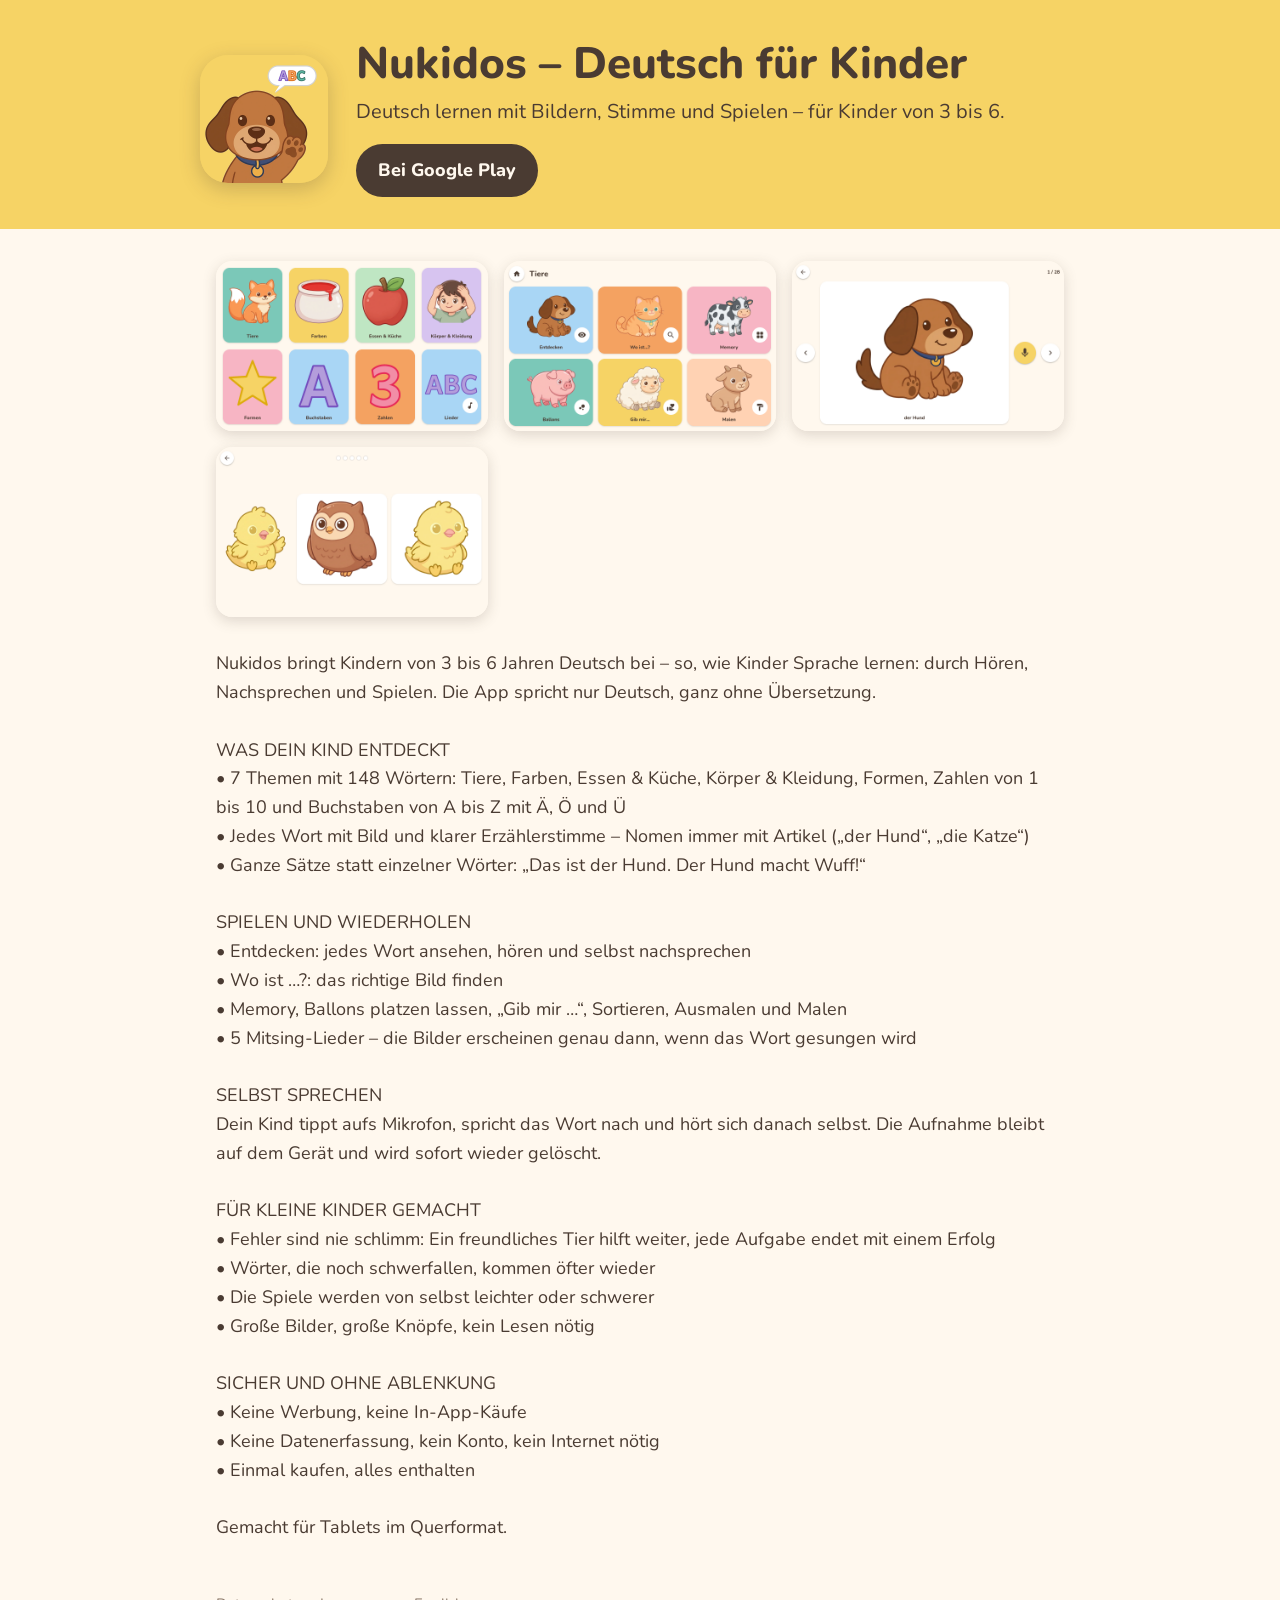
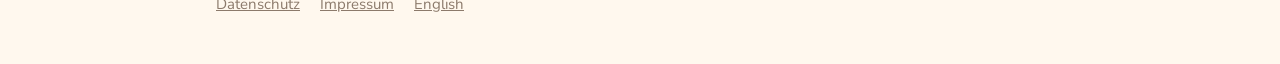
<file: index.html>
<!doctype html>
<html lang="de">
<head>
<meta charset="utf-8">
<meta name="viewport" content="width=device-width, initial-scale=1">
<title>Nukidos – Deutsch für Kinder</title>
<meta name="description" content="Deutsch lernen mit Bildern, Stimme und Spielen – für Kinder von 3 bis 6.">
<link rel="icon" href="icon.png">
<link rel="stylesheet" href="style.css">
</head>
<body>
<header class="hero">
  <div class="inner">
    <img src="icon.png" alt="Nukidos">
    <div>
      <h1>Nukidos – Deutsch für Kinder</h1>
      <p class="tagline">Deutsch lernen mit Bildern, Stimme und Spielen – für Kinder von 3 bis 6.</p>
      <a class="button" href="https://play.google.com/store/apps/details?id=de.bouzekri.nukidos">Bei Google Play</a>
    </div>
  </div>
</header>
<main>
  <div class="shots"><img src="screenshots/1-home.png" alt=""><img src="screenshots/2-tiere.png" alt=""><img src="screenshots/3-entdecken.png" alt=""><img src="screenshots/4-wo-ist.png" alt=""></div>
  <p class="description">Nukidos bringt Kindern von 3 bis 6 Jahren Deutsch bei – so, wie Kinder Sprache lernen: durch Hören, Nachsprechen und Spielen. Die App spricht nur Deutsch, ganz ohne Übersetzung.

WAS DEIN KIND ENTDECKT
• 7 Themen mit 148 Wörtern: Tiere, Farben, Essen &amp; Küche, Körper &amp; Kleidung, Formen, Zahlen von 1 bis 10 und Buchstaben von A bis Z mit Ä, Ö und Ü
• Jedes Wort mit Bild und klarer Erzählerstimme – Nomen immer mit Artikel („der Hund“, „die Katze“)
• Ganze Sätze statt einzelner Wörter: „Das ist der Hund. Der Hund macht Wuff!“

SPIELEN UND WIEDERHOLEN
• Entdecken: jedes Wort ansehen, hören und selbst nachsprechen
• Wo ist …?: das richtige Bild finden
• Memory, Ballons platzen lassen, „Gib mir …“, Sortieren, Ausmalen und Malen
• 5 Mitsing-Lieder – die Bilder erscheinen genau dann, wenn das Wort gesungen wird

SELBST SPRECHEN
Dein Kind tippt aufs Mikrofon, spricht das Wort nach und hört sich danach selbst. Die Aufnahme bleibt auf dem Gerät und wird sofort wieder gelöscht.

FÜR KLEINE KINDER GEMACHT
• Fehler sind nie schlimm: Ein freundliches Tier hilft weiter, jede Aufgabe endet mit einem Erfolg
• Wörter, die noch schwerfallen, kommen öfter wieder
• Die Spiele werden von selbst leichter oder schwerer
• Große Bilder, große Knöpfe, kein Lesen nötig

SICHER UND OHNE ABLENKUNG
• Keine Werbung, keine In-App-Käufe
• Keine Datenerfassung, kein Konto, kein Internet nötig
• Einmal kaufen, alles enthalten

Gemacht für Tablets im Querformat.</p>
</main>
<footer>
  <a href="datenschutz.html">Datenschutz</a>
  <a href="impressum.html">Impressum</a>
  <a href="en/index.html">English</a>
</footer>
</body>
</html>
</file>
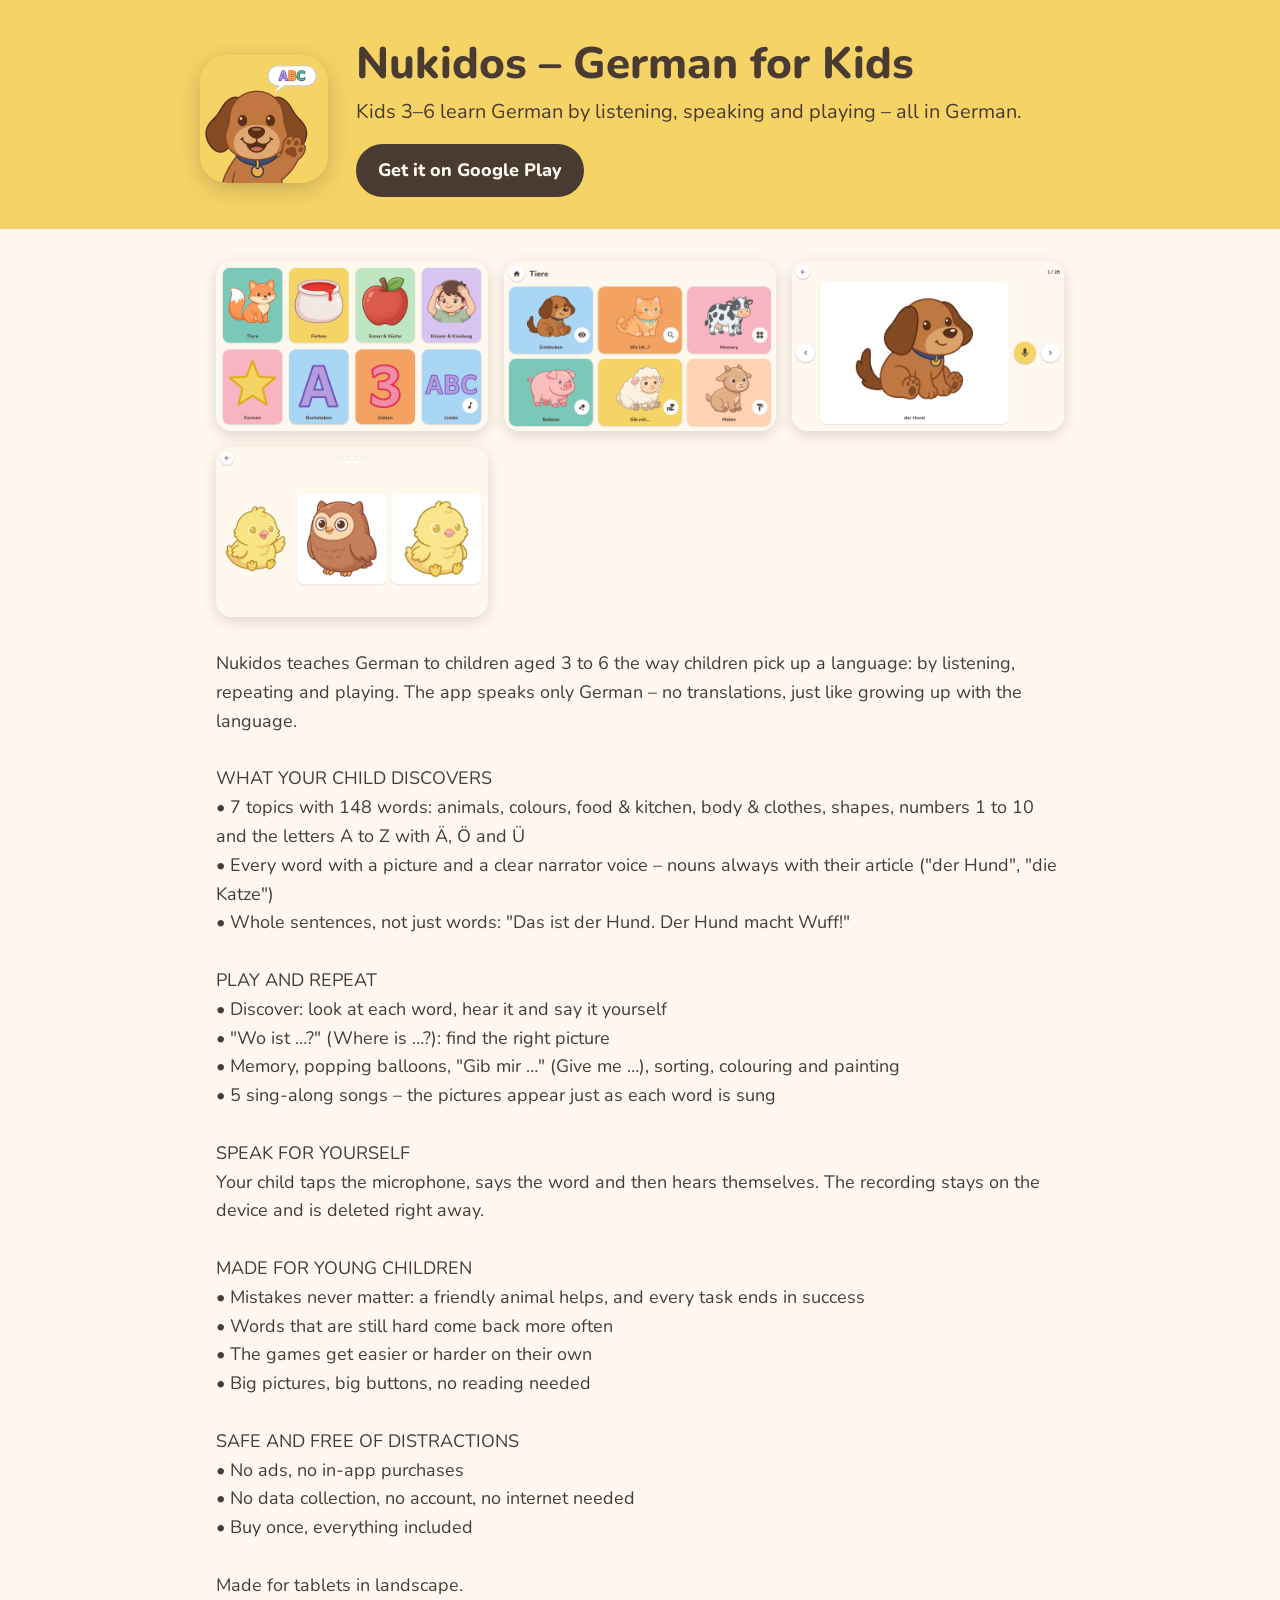
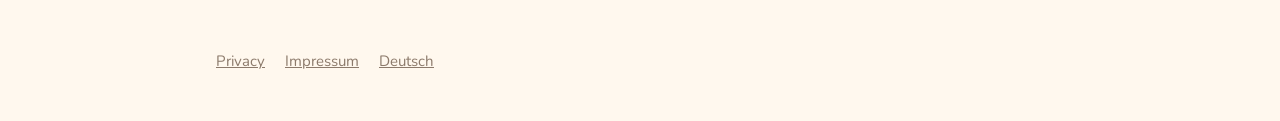
<file: en/index.html>
<!doctype html>
<html lang="en">
<head>
<meta charset="utf-8">
<meta name="viewport" content="width=device-width, initial-scale=1">
<title>Nukidos – German for Kids</title>
<meta name="description" content="Kids 3–6 learn German by listening, speaking and playing – all in German.">
<link rel="icon" href="../icon.png">
<link rel="stylesheet" href="../style.css">
</head>
<body>
<header class="hero">
  <div class="inner">
    <img src="../icon.png" alt="Nukidos">
    <div>
      <h1>Nukidos – German for Kids</h1>
      <p class="tagline">Kids 3–6 learn German by listening, speaking and playing – all in German.</p>
      <a class="button" href="https://play.google.com/store/apps/details?id=de.bouzekri.nukidos">Get it on Google Play</a>
    </div>
  </div>
</header>
<main>
  <div class="shots"><img src="../screenshots/1-home.png" alt=""><img src="../screenshots/2-tiere.png" alt=""><img src="../screenshots/3-entdecken.png" alt=""><img src="../screenshots/4-wo-ist.png" alt=""></div>
  <p class="description">Nukidos teaches German to children aged 3 to 6 the way children pick up a language: by listening, repeating and playing. The app speaks only German – no translations, just like growing up with the language.

WHAT YOUR CHILD DISCOVERS
• 7 topics with 148 words: animals, colours, food &amp; kitchen, body &amp; clothes, shapes, numbers 1 to 10 and the letters A to Z with Ä, Ö and Ü
• Every word with a picture and a clear narrator voice – nouns always with their article (&quot;der Hund&quot;, &quot;die Katze&quot;)
• Whole sentences, not just words: &quot;Das ist der Hund. Der Hund macht Wuff!&quot;

PLAY AND REPEAT
• Discover: look at each word, hear it and say it yourself
• &quot;Wo ist …?&quot; (Where is …?): find the right picture
• Memory, popping balloons, &quot;Gib mir …&quot; (Give me …), sorting, colouring and painting
• 5 sing-along songs – the pictures appear just as each word is sung

SPEAK FOR YOURSELF
Your child taps the microphone, says the word and then hears themselves. The recording stays on the device and is deleted right away.

MADE FOR YOUNG CHILDREN
• Mistakes never matter: a friendly animal helps, and every task ends in success
• Words that are still hard come back more often
• The games get easier or harder on their own
• Big pictures, big buttons, no reading needed

SAFE AND FREE OF DISTRACTIONS
• No ads, no in-app purchases
• No data collection, no account, no internet needed
• Buy once, everything included

Made for tablets in landscape.</p>
</main>
<footer>
  <a href="../en/privacy.html">Privacy</a>
  <a href="../impressum.html">Impressum</a>
  <a href="../index.html">Deutsch</a>
</footer>
</body>
</html>
</file>
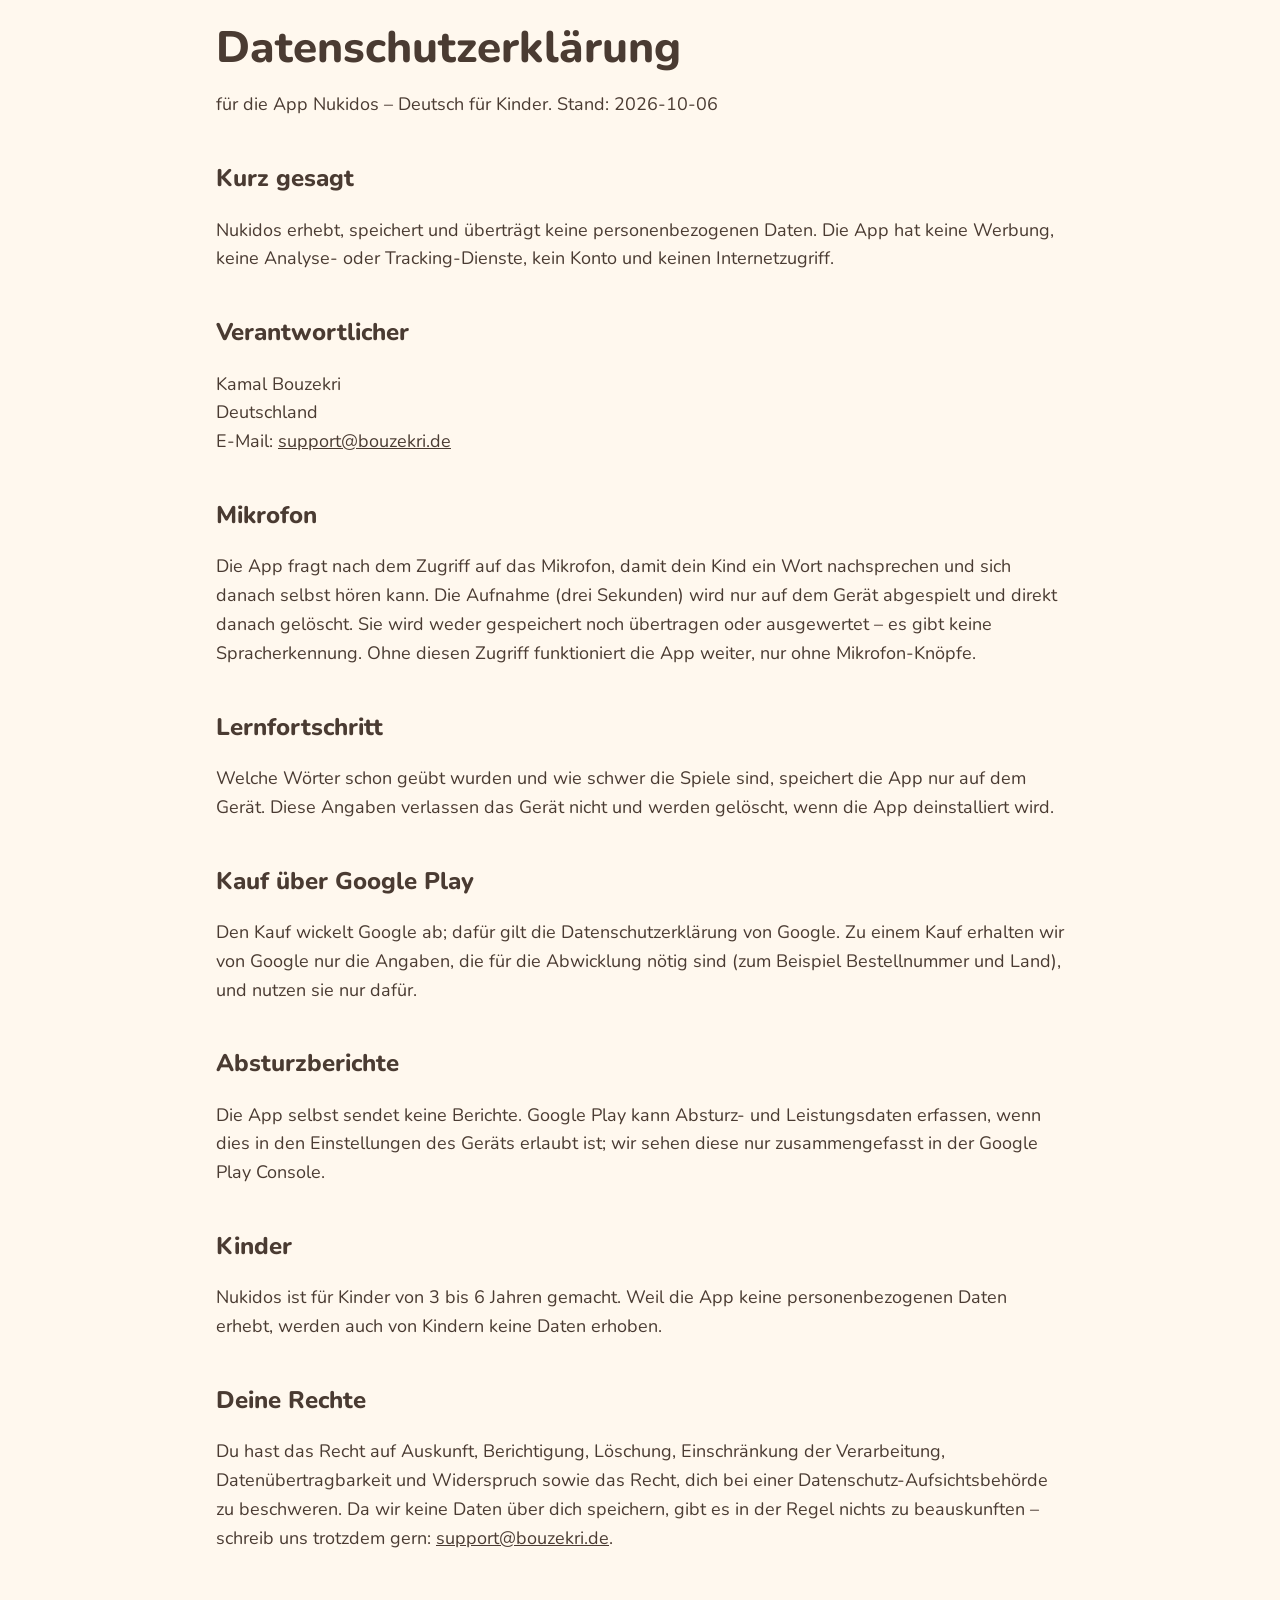
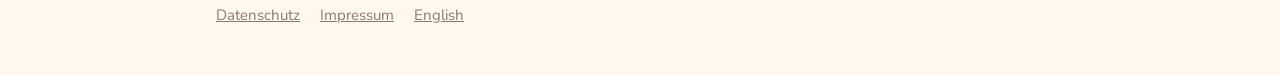
<file: datenschutz.html>
<!doctype html>
<html lang="de">
<head>
<meta charset="utf-8">
<meta name="viewport" content="width=device-width, initial-scale=1">
<title>Datenschutz – Nukidos</title>
<meta name="description" content="Deutsch lernen mit Bildern, Stimme und Spielen – für Kinder von 3 bis 6.">
<link rel="icon" href="icon.png">
<link rel="stylesheet" href="style.css">
</head>
<body>
<main class="legal">
<h1>Datenschutzerklärung</h1>
<p>für die App Nukidos – Deutsch für Kinder. Stand: 2026-10-06</p>

<h2>Kurz gesagt</h2>
<p>Nukidos erhebt, speichert und überträgt keine personenbezogenen Daten. Die App hat keine Werbung,
keine Analyse- oder Tracking-Dienste, kein Konto und keinen Internetzugriff.</p>

<h2>Verantwortlicher</h2>
<p>Kamal Bouzekri<br>Deutschland<br>E-Mail: <a href="mailto:support@bouzekri.de">support@bouzekri.de</a></p>

<h2>Mikrofon</h2>
<p>Die App fragt nach dem Zugriff auf das Mikrofon, damit dein Kind ein Wort nachsprechen und sich
danach selbst hören kann. Die Aufnahme (drei Sekunden) wird nur auf dem Gerät abgespielt und direkt
danach gelöscht. Sie wird weder gespeichert noch übertragen oder ausgewertet – es gibt keine
Spracherkennung. Ohne diesen Zugriff funktioniert die App weiter, nur ohne Mikrofon-Knöpfe.</p>

<h2>Lernfortschritt</h2>
<p>Welche Wörter schon geübt wurden und wie schwer die Spiele sind, speichert die App nur auf dem
Gerät. Diese Angaben verlassen das Gerät nicht und werden gelöscht, wenn die App deinstalliert wird.</p>

<h2>Kauf über Google Play</h2>
<p>Den Kauf wickelt Google ab; dafür gilt die Datenschutzerklärung von Google. Zu einem Kauf erhalten
wir von Google nur die Angaben, die für die Abwicklung nötig sind (zum Beispiel Bestellnummer und
Land), und nutzen sie nur dafür.</p>

<h2>Absturzberichte</h2>
<p>Die App selbst sendet keine Berichte. Google Play kann Absturz- und Leistungsdaten erfassen, wenn
dies in den Einstellungen des Geräts erlaubt ist; wir sehen diese nur zusammengefasst in der Google
Play Console.</p>

<h2>Kinder</h2>
<p>Nukidos ist für Kinder von 3 bis 6 Jahren gemacht. Weil die App keine personenbezogenen Daten
erhebt, werden auch von Kindern keine Daten erhoben.</p>

<h2>Deine Rechte</h2>
<p>Du hast das Recht auf Auskunft, Berichtigung, Löschung, Einschränkung der Verarbeitung,
Datenübertragbarkeit und Widerspruch sowie das Recht, dich bei einer Datenschutz-Aufsichtsbehörde zu
beschweren. Da wir keine Daten über dich speichern, gibt es in der Regel nichts zu beauskunften –
schreib uns trotzdem gern: <a href="mailto:support@bouzekri.de">support@bouzekri.de</a>.</p>
</main>
<footer>
  <a href="datenschutz.html">Datenschutz</a>
  <a href="impressum.html">Impressum</a>
  <a href="en/index.html">English</a>
</footer>
</body>
</html>
</file>
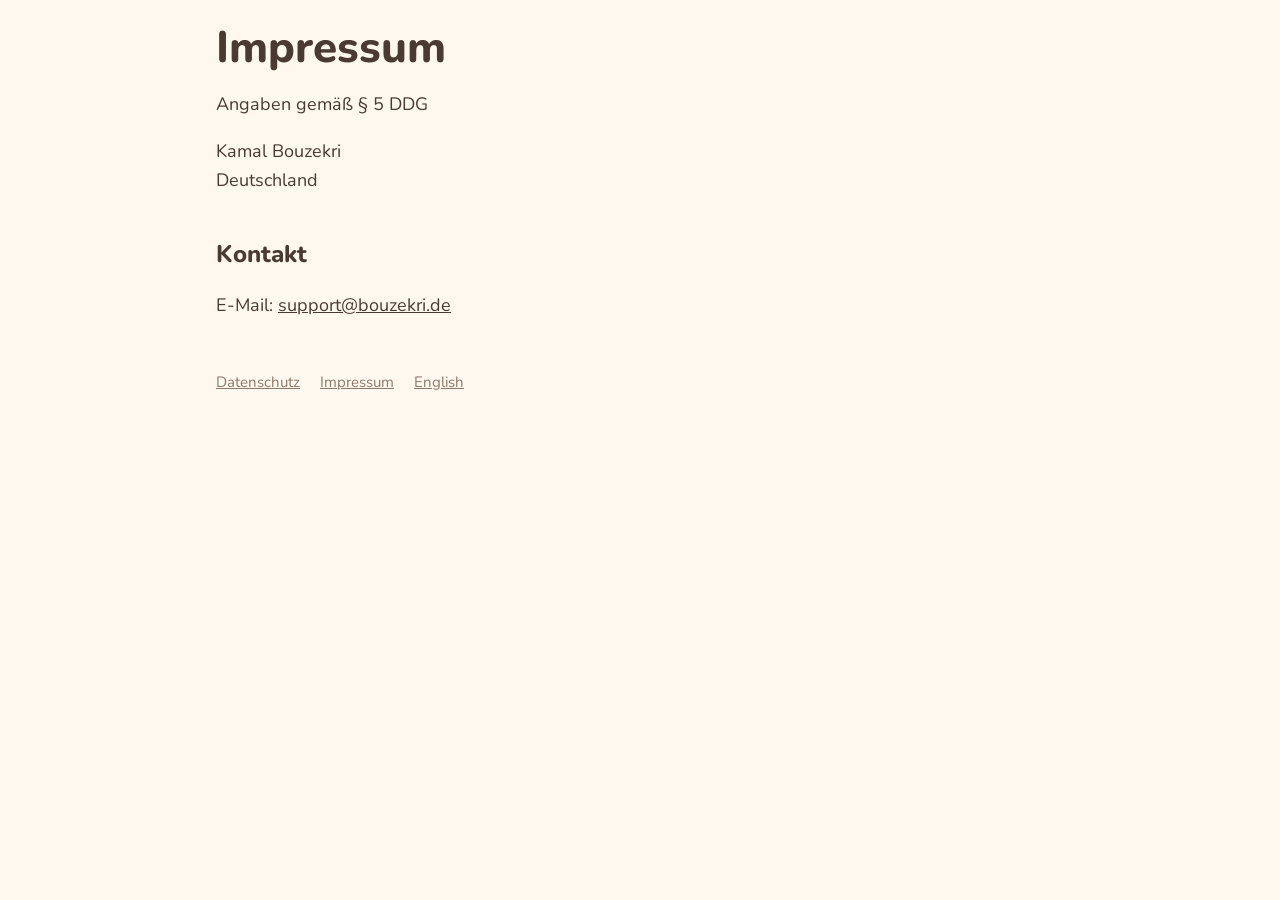
<file: impressum.html>
<!doctype html>
<html lang="de">
<head>
<meta charset="utf-8">
<meta name="viewport" content="width=device-width, initial-scale=1">
<title>Impressum – Nukidos</title>
<meta name="description" content="Deutsch lernen mit Bildern, Stimme und Spielen – für Kinder von 3 bis 6.">
<link rel="icon" href="icon.png">
<link rel="stylesheet" href="style.css">
</head>
<body>
<main class="legal">
<h1>Impressum</h1>
<p>Angaben gemäß § 5 DDG</p>
<p>Kamal Bouzekri<br>Deutschland</p>
<h2>Kontakt</h2>
<p>E-Mail: <a href="mailto:support@bouzekri.de">support@bouzekri.de</a></p>

</main>
<footer>
  <a href="datenschutz.html">Datenschutz</a>
  <a href="impressum.html">Impressum</a>
  <a href="en/index.html">English</a>
</footer>
</body>
</html>
</file>
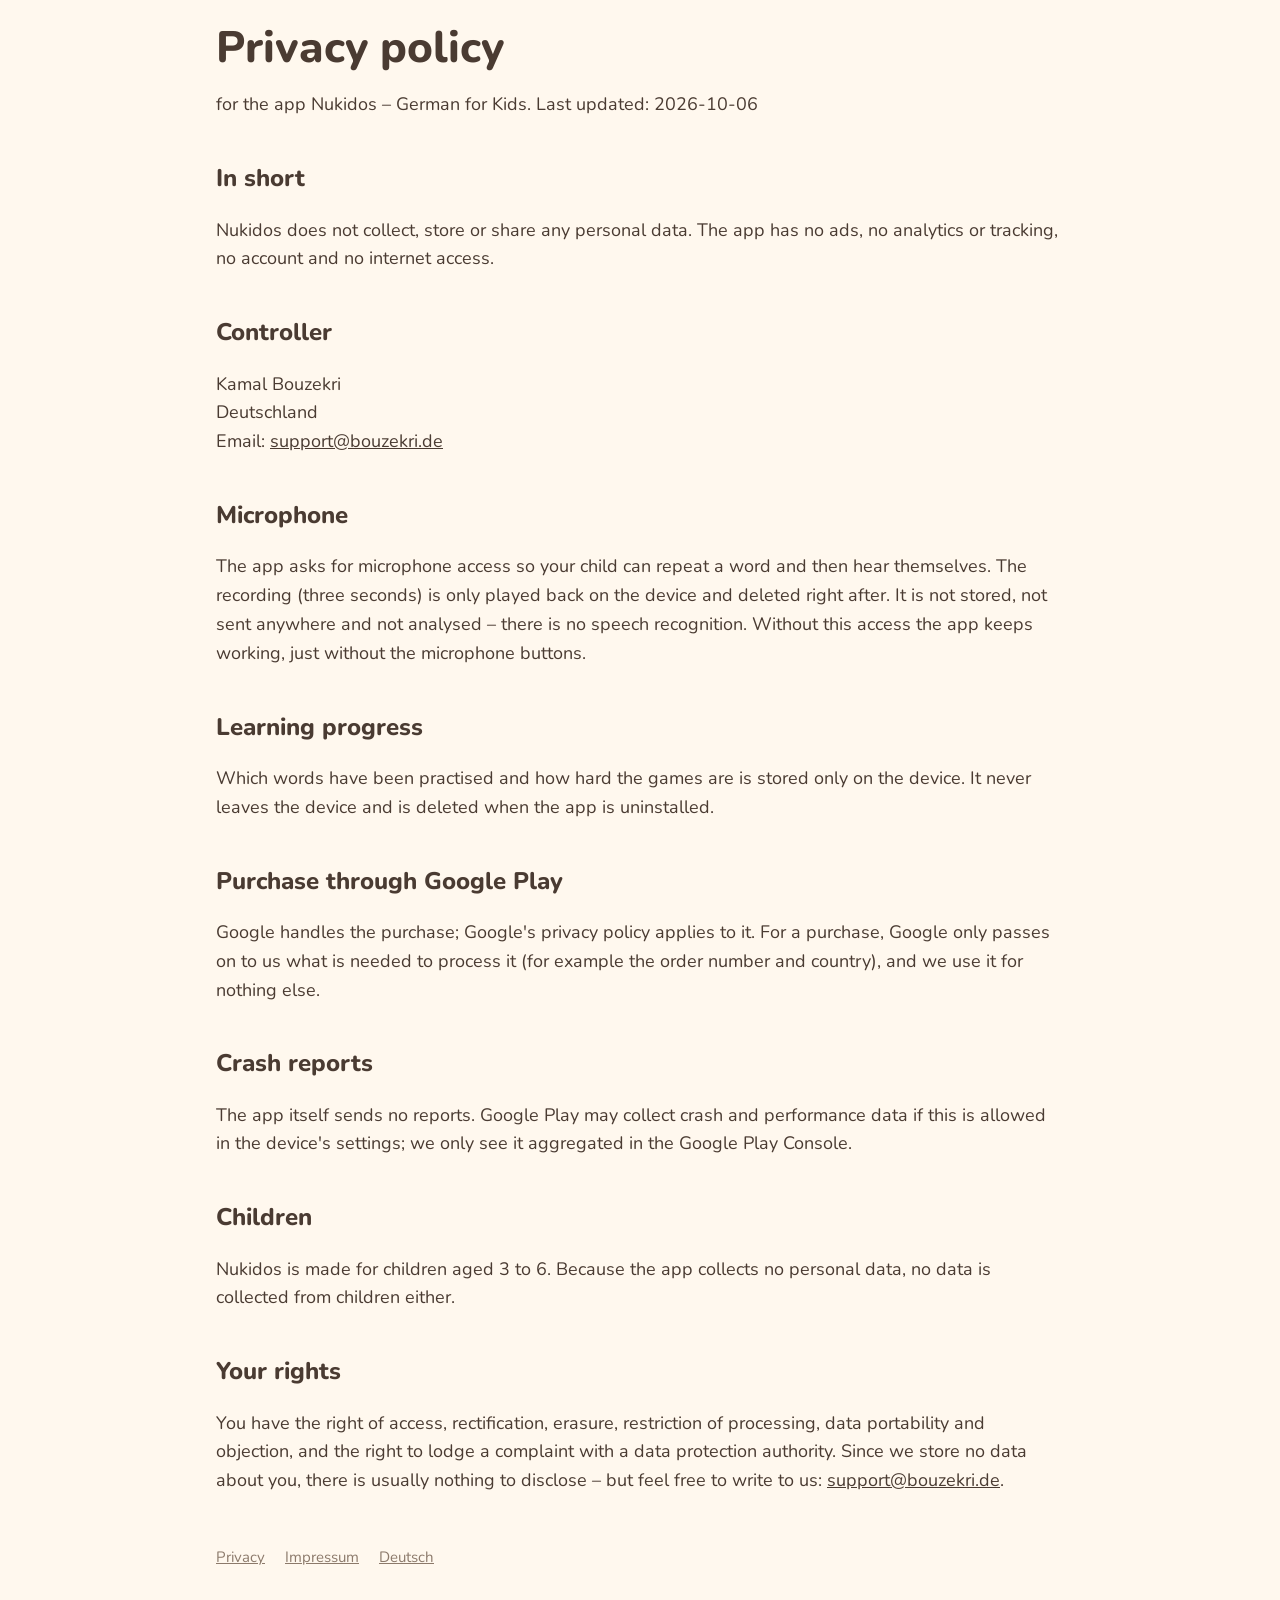
<file: en/privacy.html>
<!doctype html>
<html lang="en">
<head>
<meta charset="utf-8">
<meta name="viewport" content="width=device-width, initial-scale=1">
<title>Privacy – Nukidos</title>
<meta name="description" content="Kids 3–6 learn German by listening, speaking and playing – all in German.">
<link rel="icon" href="../icon.png">
<link rel="stylesheet" href="../style.css">
</head>
<body>
<main class="legal">
<h1>Privacy policy</h1>
<p>for the app Nukidos – German for Kids. Last updated: 2026-10-06</p>

<h2>In short</h2>
<p>Nukidos does not collect, store or share any personal data. The app has no ads, no analytics or
tracking, no account and no internet access.</p>

<h2>Controller</h2>
<p>Kamal Bouzekri<br>Deutschland<br>Email: <a href="mailto:support@bouzekri.de">support@bouzekri.de</a></p>

<h2>Microphone</h2>
<p>The app asks for microphone access so your child can repeat a word and then hear themselves. The
recording (three seconds) is only played back on the device and deleted right after. It is not
stored, not sent anywhere and not analysed – there is no speech recognition. Without this access
the app keeps working, just without the microphone buttons.</p>

<h2>Learning progress</h2>
<p>Which words have been practised and how hard the games are is stored only on the device. It never
leaves the device and is deleted when the app is uninstalled.</p>

<h2>Purchase through Google Play</h2>
<p>Google handles the purchase; Google's privacy policy applies to it. For a purchase, Google only
passes on to us what is needed to process it (for example the order number and country), and we use
it for nothing else.</p>

<h2>Crash reports</h2>
<p>The app itself sends no reports. Google Play may collect crash and performance data if this is
allowed in the device's settings; we only see it aggregated in the Google Play Console.</p>

<h2>Children</h2>
<p>Nukidos is made for children aged 3 to 6. Because the app collects no personal data, no data is
collected from children either.</p>

<h2>Your rights</h2>
<p>You have the right of access, rectification, erasure, restriction of processing, data portability
and objection, and the right to lodge a complaint with a data protection authority. Since we store
no data about you, there is usually nothing to disclose – but feel free to write to us:
<a href="mailto:support@bouzekri.de">support@bouzekri.de</a>.</p>
</main>
<footer>
  <a href="../en/privacy.html">Privacy</a>
  <a href="../impressum.html">Impressum</a>
  <a href="../index.html">Deutsch</a>
</footer>
</body>
</html>
</file>
<file: style.css>
@font-face { font-family: Nunito; src: url(fonts/Nunito-Regular.ttf); font-weight: 400; }
@font-face { font-family: Nunito; src: url(fonts/Nunito-ExtraBold.ttf); font-weight: 800; }
:root { --paper: #FFF8EE; --ink: #4A3B32; --soft: #8C7A6B; --yellow: #F6D365; --card: #FFFFFF; }
* { box-sizing: border-box; }
body { margin: 0; background: var(--paper); color: var(--ink); font: 18px/1.6 Nunito, system-ui, sans-serif; }
main, footer { max-width: 880px; margin: 0 auto; padding: 0 16px; }
header.hero { background: var(--yellow); padding: 40px 16px 32px; }
header.hero .inner { max-width: 880px; margin: 0 auto; display: flex; gap: 28px; align-items: center; flex-wrap: wrap; }
header.hero img { width: 128px; height: 128px; border-radius: 28px; box-shadow: 0 6px 20px rgba(74,59,50,.25); }
h1 { font-weight: 800; font-size: 44px; line-height: 1.1; margin: 0 0 8px; }
h2 { font-weight: 800; font-size: 24px; margin: 40px 0 8px; }
.tagline { font-size: 20px; margin: 0; }
.button { display: inline-block; margin-top: 16px; padding: 12px 22px; border-radius: 999px; background: var(--ink);
  color: var(--paper); text-decoration: none; font-weight: 800; }
.shots { display: grid; grid-template-columns: repeat(auto-fit, minmax(240px, 1fr)); gap: 16px; margin: 32px 0; }
.shots img { width: 100%; border-radius: 16px; box-shadow: 0 4px 14px rgba(74,59,50,.18); }
.description { white-space: pre-line; }
footer { padding: 32px 16px 48px; color: var(--soft); font-size: 15px; }
footer a { color: var(--soft); margin-right: 16px; }
.legal { padding-top: 24px; }
a { color: var(--ink); }
</file>
